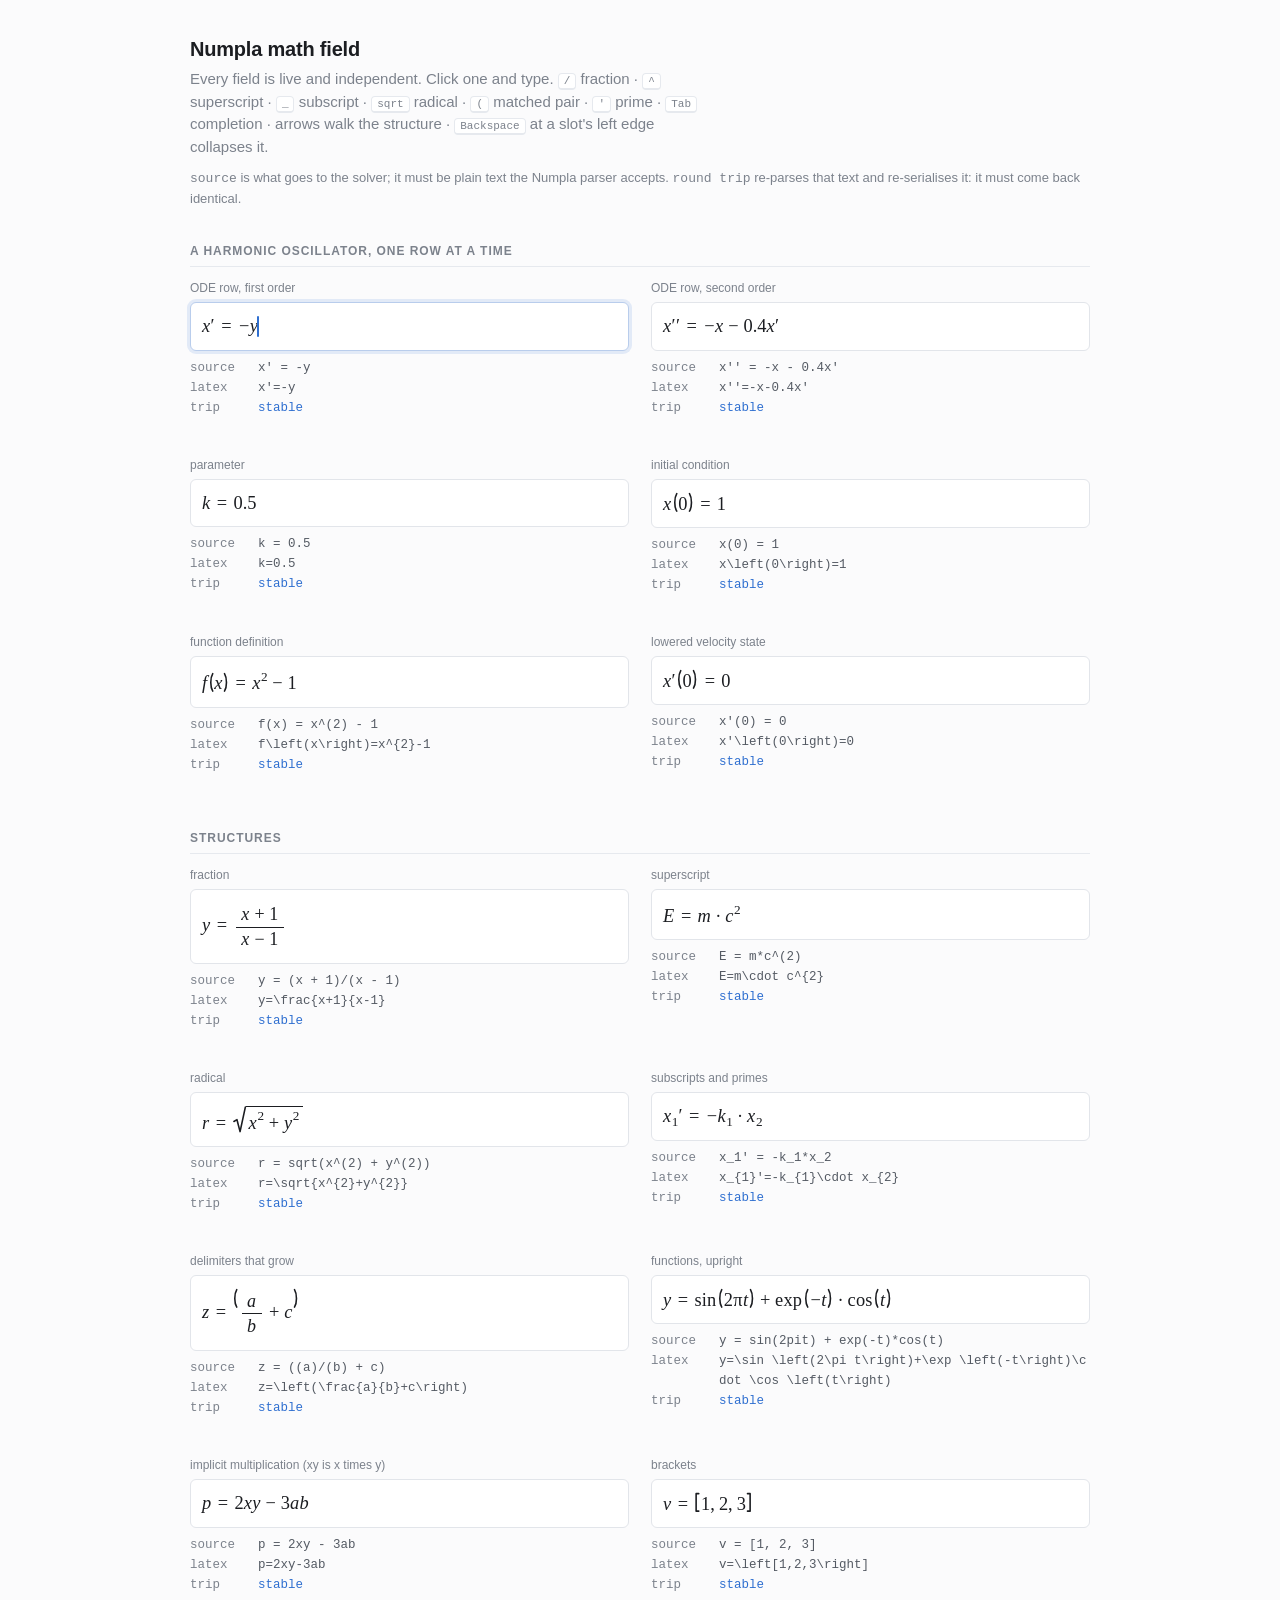
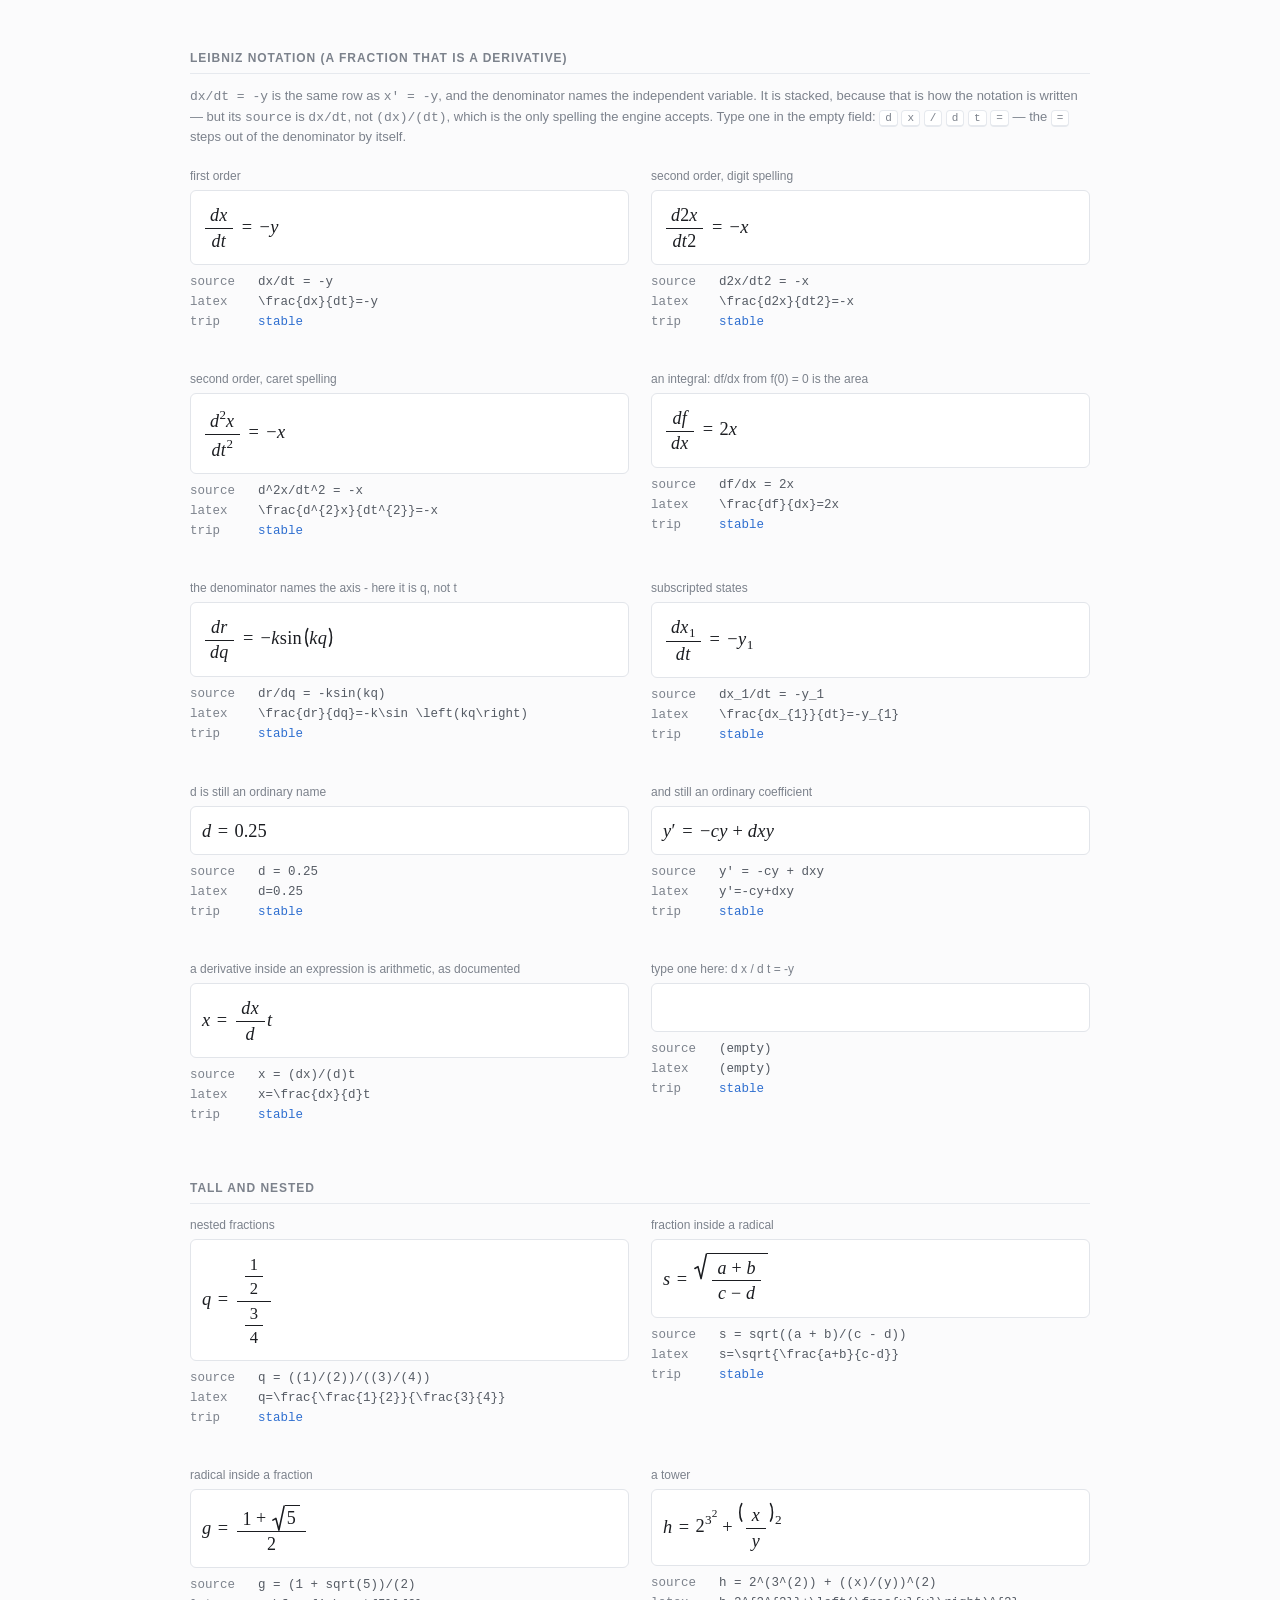
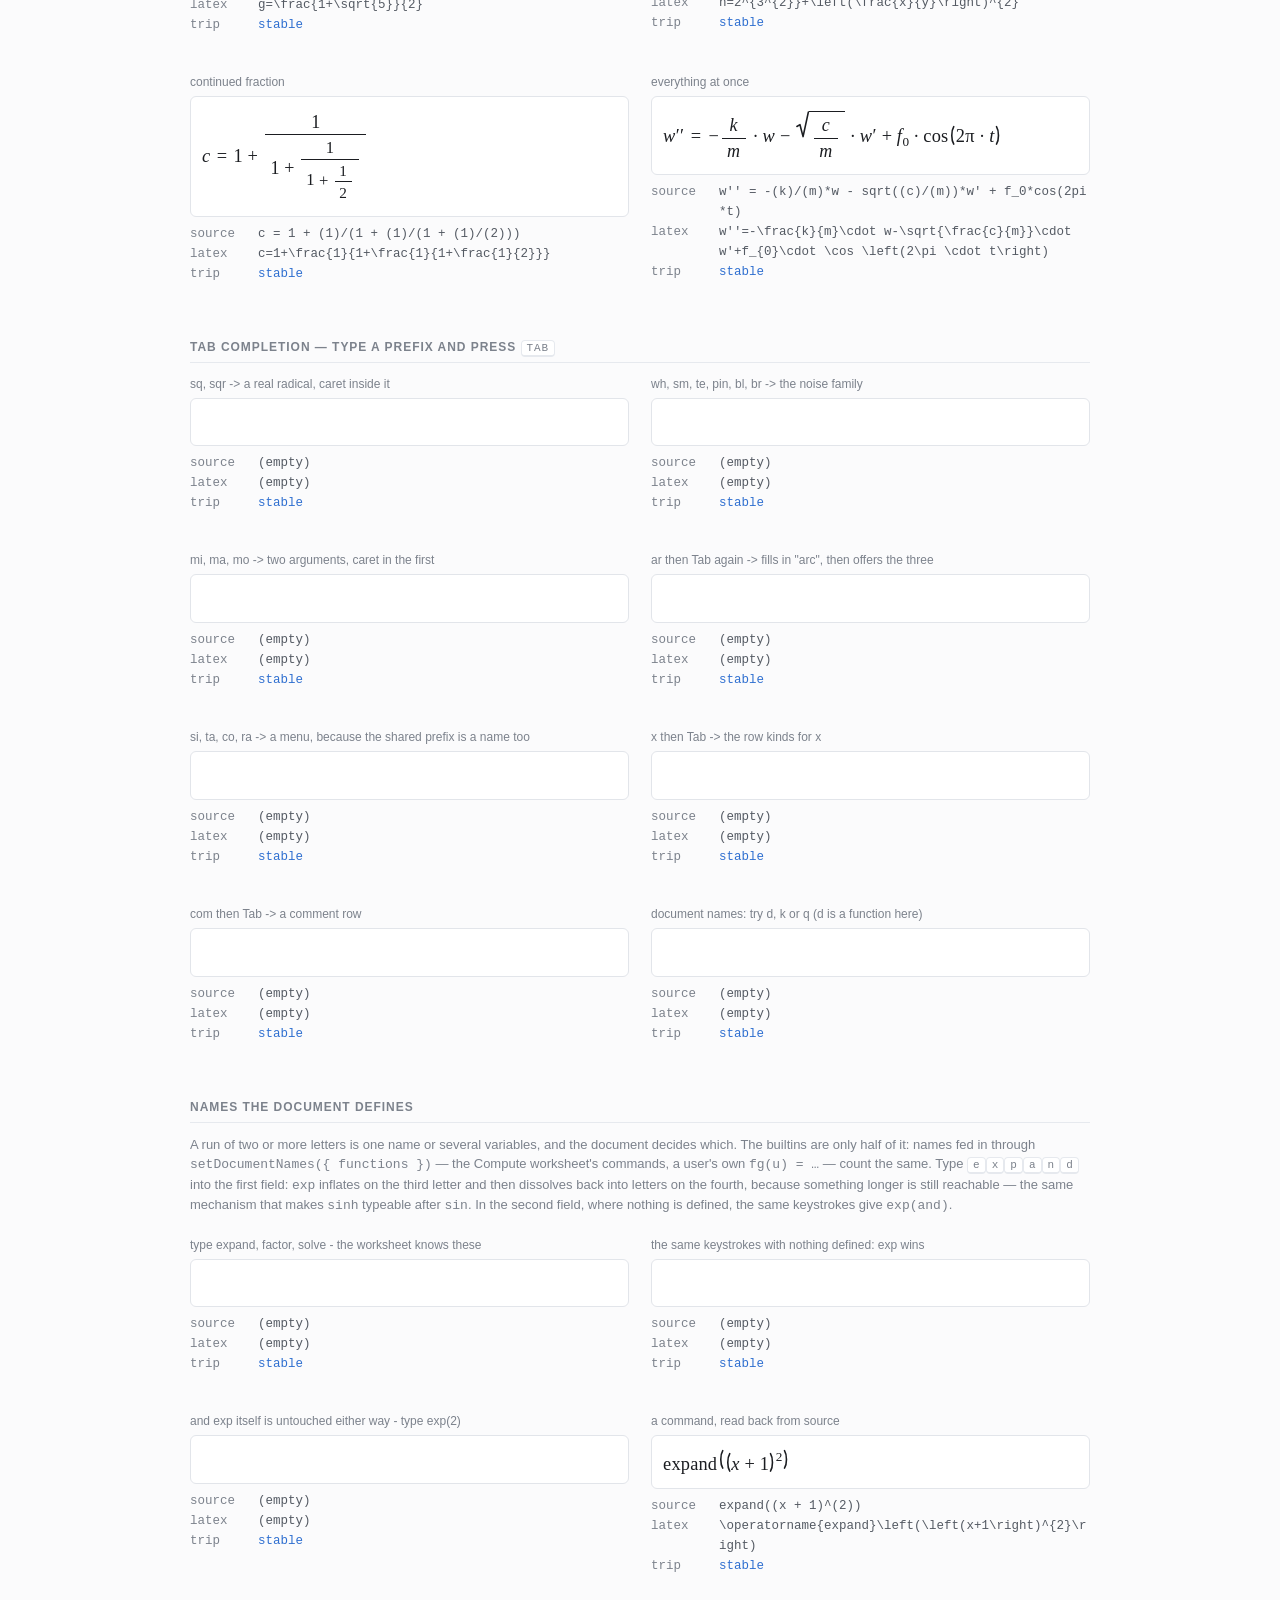
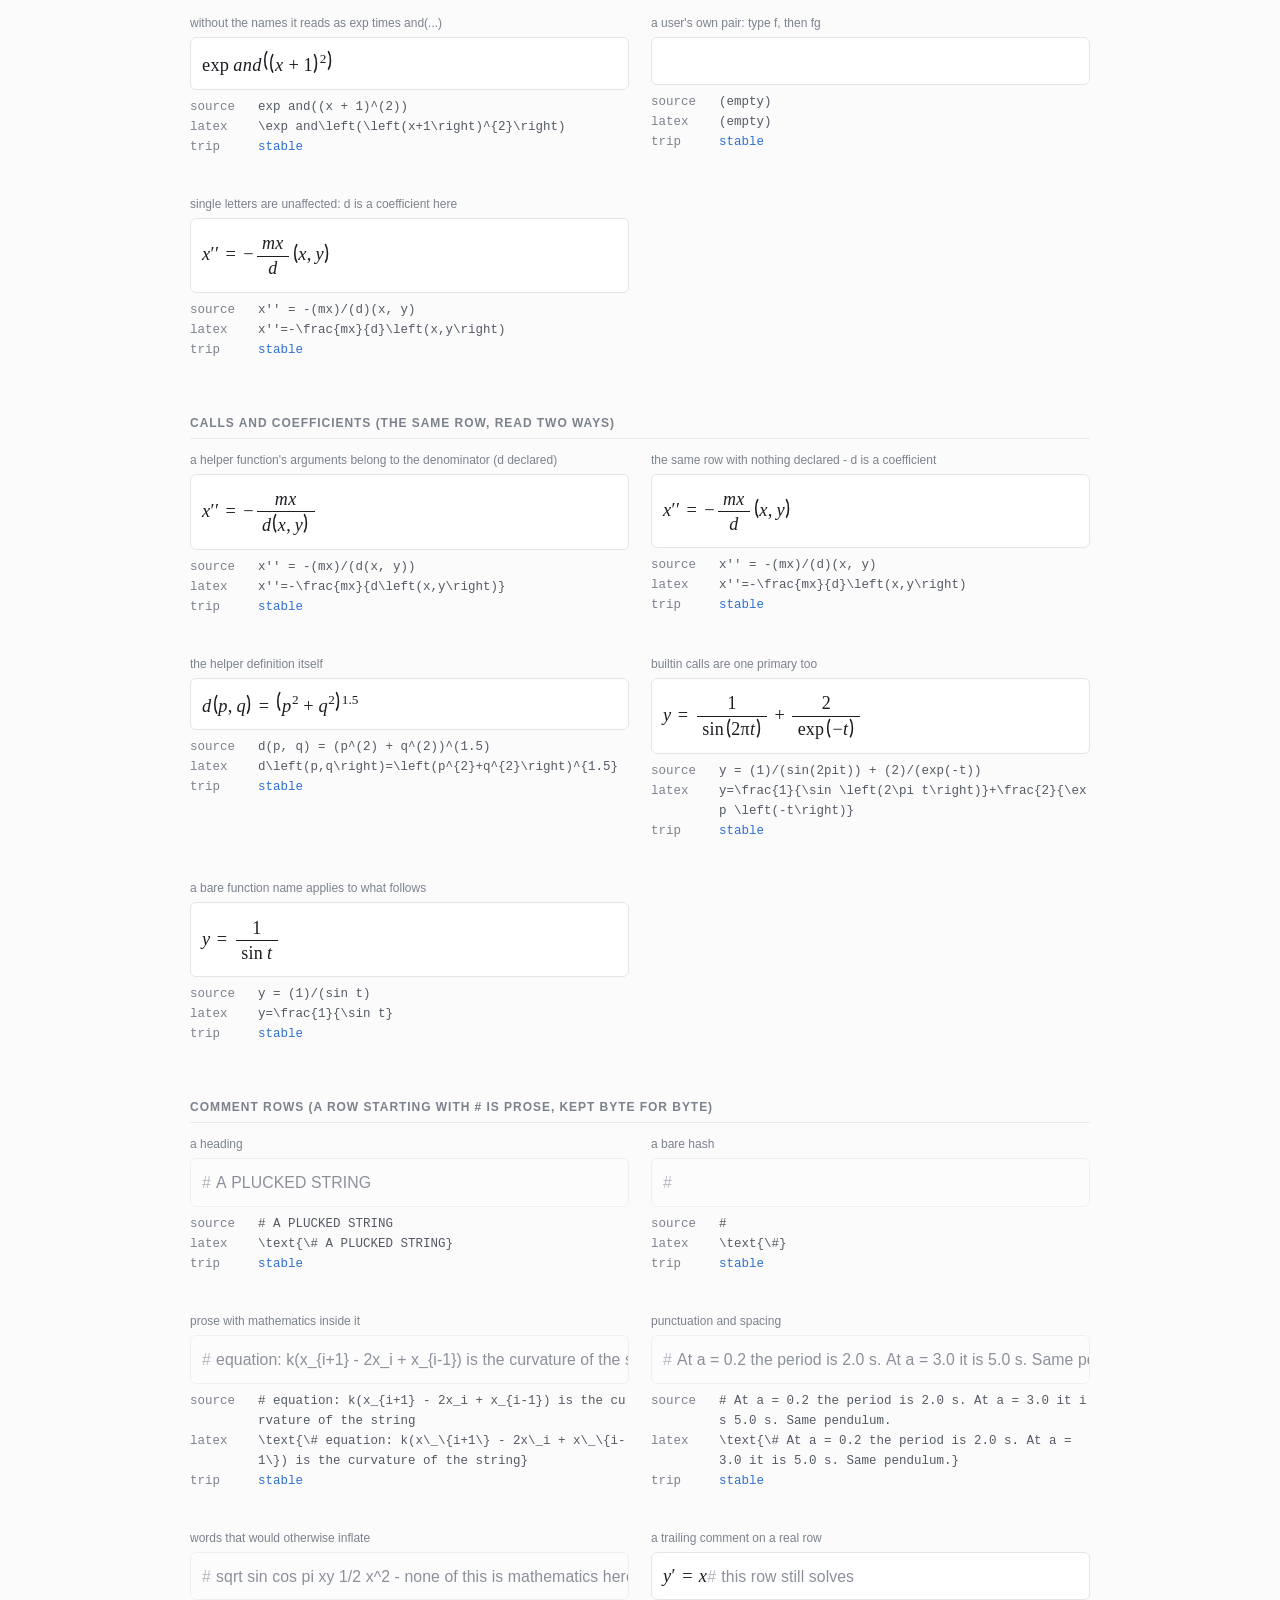
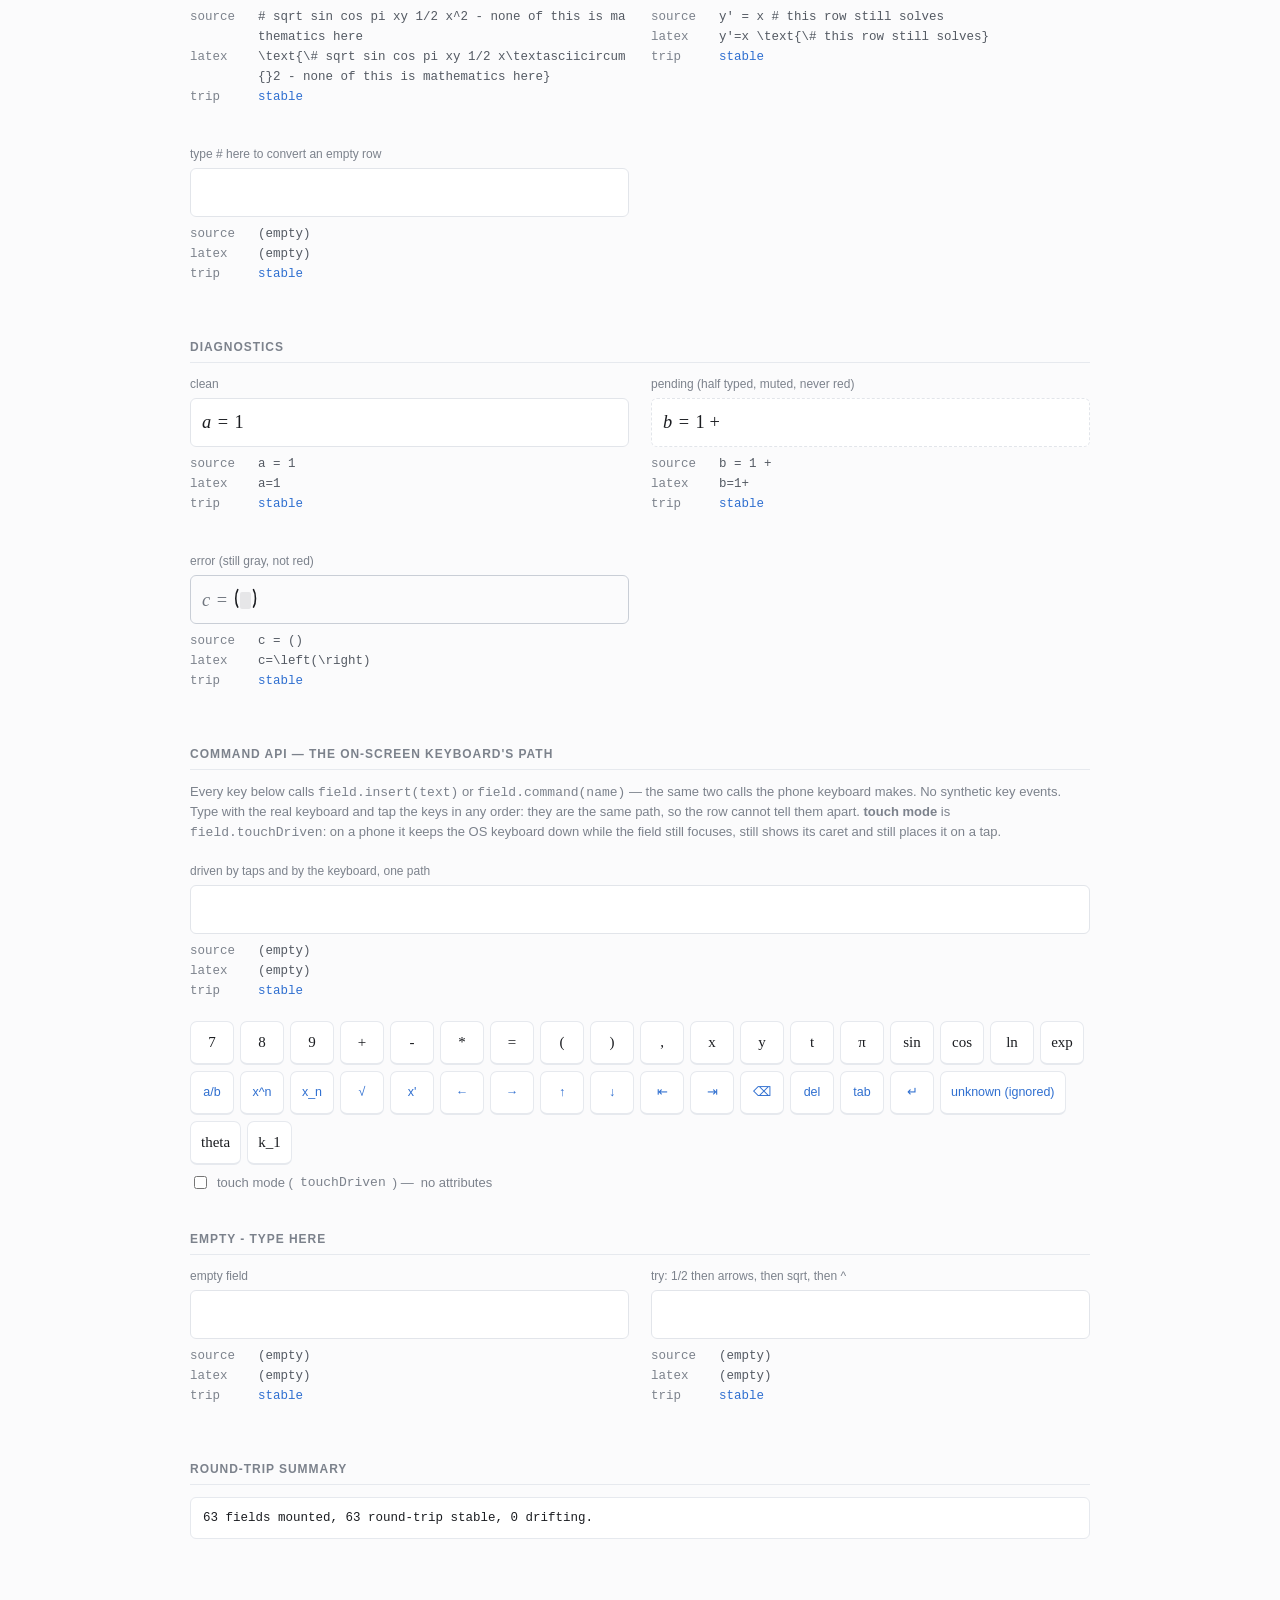
<file: app/mathfield-test.html>
<!doctype html>
<!--
  mathfield-test.html - the eyeball test for app/mathfield.js.

    node app/serve.mjs   ->  http://localhost:5173/mathfield-test.html

  (ES modules need a server; file:// will not load them.)

  Every field below is live. Type in any of them: `/` starts a fraction, `^` a
  superscript, `sqrt` inflates into a radical, `(` inserts a matched pair,
  arrows walk in and out of every structure, backspace at the left edge of a
  slot collapses it. The readout under each field is the real `.source` and
  `.latex` of that field, updated on every keystroke.
-->
<html lang="en">
<head>
<meta charset="utf-8">
<meta name="viewport" content="width=device-width, initial-scale=1">
<title>Numpla math field - test bench</title>
<link rel="stylesheet" href="./mathfield.css">
<style>
  :root {
    --ink: #1b1d21;
    --muted: #7c828c;
    --line: #e6e9ee;
    --paper: #fbfbfc;
    --accent: #2f6fd0;
  }
  * { box-sizing: border-box; }
  body {
    margin: 0;
    padding: 34px 28px 80px;
    background: var(--paper);
    color: var(--ink);
    font: 15px/1.5 -apple-system, "Segoe UI", Roboto, Helvetica, Arial, sans-serif;
  }
  h1 { font-size: 20px; font-weight: 600; margin: 0 0 4px; letter-spacing: -0.01em; }
  h2 {
    font-size: 12px; font-weight: 600; text-transform: uppercase;
    letter-spacing: 0.08em; color: var(--muted);
    margin: 34px 0 12px; padding-bottom: 6px; border-bottom: 1px solid var(--line);
  }
  .lede { color: var(--muted); margin: 0 0 6px; max-width: 62ch; }
  .wrap { max-width: 900px; margin: 0 auto; }
  .case { margin: 0 0 20px; }
  .label { font-size: 12px; color: var(--muted); margin-bottom: 5px; }
  .readout {
    margin-top: 7px;
    font: 12.5px/1.6 ui-monospace, "Cascadia Mono", Consolas, "Courier New", monospace;
    color: #545a63;
    display: grid;
    grid-template-columns: 58px 1fr;
    gap: 0 10px;
    word-break: break-all;
  }
  .readout b { color: var(--muted); font-weight: 500; }
  .readout .ok { color: #2f6fd0; }
  .readout .bad { color: #b4453b; font-weight: 600; }
  kbd {
    font: 11px ui-monospace, Consolas, monospace; background: #fff;
    border: 1px solid var(--line); border-bottom-width: 2px;
    border-radius: 4px; padding: 1px 5px;
  }
  .hint { color: var(--muted); font-size: 13px; margin: 10px 0 20px; }
  .grid { display: grid; grid-template-columns: repeat(2, minmax(0, 1fr)); gap: 18px 22px; }
  @media (max-width: 760px) { .grid { grid-template-columns: 1fr; } }
  .keys {
    display: flex; flex-wrap: wrap; gap: 6px; margin: 10px 0 8px;
  }
  .keys button {
    min-width: 44px; min-height: 44px; padding: 0 10px;
    background: #fff; border: 1px solid var(--line); border-bottom-width: 2px;
    border-radius: 7px; cursor: pointer; color: var(--ink);
    font: 15px/1 "Cambria Math", Cambria, "Times New Roman", serif;
  }
  .keys button:active { background: #eef3fc; border-color: var(--accent); }
  .keys button.cmd { font-size: 12.5px; font-family: inherit; color: var(--accent); }
  .toggle {
    display: inline-flex; align-items: center; gap: 7px;
    font-size: 13px; color: var(--muted);
  }
  #summary {
    margin-top: 10px; padding: 10px 12px; border: 1px solid var(--line);
    border-radius: 6px; background: #fff;
    font: 12.5px/1.6 ui-monospace, Consolas, monospace;
  }
</style>
</head>
<body>
<div class="wrap">

  <h1>Numpla math field</h1>
  <p class="lede">
    Every field is live and independent. Click one and type.
    <kbd>/</kbd> fraction &middot; <kbd>^</kbd> superscript &middot;
    <kbd>_</kbd> subscript &middot; <kbd>sqrt</kbd> radical &middot;
    <kbd>(</kbd> matched pair &middot; <kbd>'</kbd> prime &middot;
    <kbd>Tab</kbd> completion &middot;
    arrows walk the structure &middot; <kbd>Backspace</kbd> at a slot's left edge
    collapses it.
  </p>
  <p class="hint">
    <code>source</code> is what goes to the solver; it must be plain text the
    Numpla parser accepts. <code>round&nbsp;trip</code> re-parses that text and
    re-serialises it: it must come back identical.
  </p>

  <h2>A harmonic oscillator, one row at a time</h2>
  <div class="grid" id="doc"></div>

  <h2>Structures</h2>
  <div class="grid" id="structures"></div>

  <h2>Leibniz notation (a fraction that is a derivative)</h2>
  <p class="hint">
    <code>dx/dt = -y</code> is the same row as <code>x' = -y</code>, and the
    denominator names the independent variable. It is stacked, because that is
    how the notation is written &mdash; but its <code>source</code> is
    <code>dx/dt</code>, not <code>(dx)/(dt)</code>, which is the only spelling
    the engine accepts. Type one in the empty field: <kbd>d</kbd> <kbd>x</kbd>
    <kbd>/</kbd> <kbd>d</kbd> <kbd>t</kbd> <kbd>=</kbd> &mdash; the
    <kbd>=</kbd> steps out of the denominator by itself.
  </p>
  <div class="grid" id="leibniz"></div>

  <h2>Tall and nested</h2>
  <div class="grid" id="tall"></div>

  <h2>Tab completion &mdash; type a prefix and press <kbd>Tab</kbd></h2>
  <div class="grid" id="complete"></div>

  <h2>Names the document defines</h2>
  <p class="hint">
    A run of two or more letters is one name or several variables, and the
    document decides which. The builtins are only half of it: names fed in
    through <code>setDocumentNames({ functions })</code> &mdash; the Compute
    worksheet's commands, a user's own <code>fg(u) = &hellip;</code> &mdash;
    count the same. Type <kbd>e</kbd><kbd>x</kbd><kbd>p</kbd><kbd>a</kbd><kbd>n</kbd><kbd>d</kbd>
    into the first field: <code>exp</code> inflates on the third letter and then
    dissolves back into letters on the fourth, because something longer is still
    reachable &mdash; the same mechanism that makes <code>sinh</code> typeable
    after <code>sin</code>. In the second field, where nothing is defined, the
    same keystrokes give <code>exp(and)</code>.
  </p>
  <div class="grid" id="docnames"></div>

  <h2>Calls and coefficients (the same row, read two ways)</h2>
  <div class="grid" id="calls"></div>

  <h2>Comment rows (a row starting with # is prose, kept byte for byte)</h2>
  <div class="grid" id="comments"></div>

  <h2>Diagnostics</h2>
  <div class="grid" id="diags"></div>

  <h2>Command API &mdash; the on-screen keyboard's path</h2>
  <p class="hint">
    Every key below calls <code>field.insert(text)</code> or
    <code>field.command(name)</code> &mdash; the same two calls the phone
    keyboard makes. No synthetic key events. Type with the real keyboard and tap
    the keys in any order: they are the same path, so the row cannot tell them
    apart. <b>touch mode</b> is <code>field.touchDriven</code>: on a phone it
    keeps the OS keyboard down while the field still focuses, still shows its
    caret and still places it on a tap.
  </p>
  <div id="api"></div>
  <div class="keys" id="keys"></div>
  <label class="toggle">
    <input type="checkbox" id="touch"> touch mode (<code>touchDriven</code>)
    &mdash; <span id="touchattrs">no attributes</span>
  </label>

  <h2>Empty - type here</h2>
  <div class="grid" id="blank"></div>

  <h2>Round-trip summary</h2>
  <div id="summary">checking...</div>

</div>

<script type="module">
import { MathField, MathModel } from './mathfield.js';

const fields = [];

function mount(hostId, label, value, opts = {}) {
  const section = document.getElementById(hostId);

  const wrap = document.createElement('div');
  wrap.className = 'case';

  const cap = document.createElement('div');
  cap.className = 'label';
  cap.textContent = label;
  wrap.appendChild(cap);

  const slot = document.createElement('div');
  wrap.appendChild(slot);

  const readout = document.createElement('div');
  readout.className = 'readout';
  readout.innerHTML =
    '<b>source</b><span data-src></span>' +
    '<b>latex</b><span data-tex></span>' +
    '<b>trip</b><span data-trip></span>';
  wrap.appendChild(readout);
  section.appendChild(wrap);

  const srcEl = readout.querySelector('[data-src]');
  const texEl = readout.querySelector('[data-tex]');
  const tripEl = readout.querySelector('[data-trip]');

  const refresh = (f) => {
    const src = f.source;
    srcEl.textContent = src === '' ? '(empty)' : src;
    texEl.textContent = f.latex === '' ? '(empty)' : f.latex;
    // Round-trip check: parse the emitted source back and re-emit it.
    const again = new MathModel(src, f.functions).source;
    const stable = again === src;
    tripEl.textContent = stable ? 'stable' : 'DRIFT -> ' + JSON.stringify(again);
    tripEl.className = stable ? 'ok' : 'bad';
    return stable;
  };

  const field = new MathField(slot, Object.assign({
    value,
    onChange: refresh,
    onEnter: () => console.log('enter:', field.source),
    onNavigate: (f, dir) => {
      const i = fields.indexOf(f);
      const next = fields[dir === 'up' || dir === 'left' ? i - 1 : i + 1];
      if (next) next.focus();
    },
  }, opts));

  fields.push(field);
  field.refresh = () => refresh(field);
  field.refresh();
  return field;
}

// --- an actual document -----------------------------------------------------
mount('doc', 'ODE row, first order', "x' = -y");
mount('doc', 'ODE row, second order', "x'' = -x - 0.4x'");
mount('doc', 'parameter', 'k = 0.5');
mount('doc', 'initial condition', 'x(0) = 1');
mount('doc', 'function definition', 'f(x) = x^(2) - 1');
mount('doc', 'lowered velocity state', "x'(0) = 0");

// --- one of each structure --------------------------------------------------
mount('structures', 'fraction', 'y = (x + 1)/(x - 1)');
mount('structures', 'superscript', 'E = m*c^(2)');
mount('structures', 'radical', 'r = sqrt(x^(2) + y^(2))');
mount('structures', 'subscripts and primes', "x_1' = -k_1*x_2");
mount('structures', 'delimiters that grow', 'z = ((a)/(b) + c)');
mount('structures', 'functions, upright', 'y = sin(2pit) + exp(-t)*cos(t)');
mount('structures', 'implicit multiplication (xy is x times y)', 'p = 2xy - 3ab');
mount('structures', 'brackets', 'v = [1, 2, 3]');

// --- Leibniz ----------------------------------------------------------------
// A derivative is a fraction, so it is one here too: same atom, same stacked
// rendering, same arrows and backspace. Only the source spelling differs.
mount('leibniz', 'first order', 'dx/dt = -y');
mount('leibniz', 'second order, digit spelling', 'd2x/dt2 = -x');
mount('leibniz', 'second order, caret spelling', 'd^2x/dt^2 = -x');
mount('leibniz', 'an integral: df/dx from f(0) = 0 is the area', 'df/dx = 2x');
mount('leibniz', 'the denominator names the axis - here it is q, not t',
  'dr/dq = -ksin(kq)');
mount('leibniz', 'subscripted states', 'dx_1/dt = -y_1');
mount('leibniz', 'd is still an ordinary name', 'd = 0.25');
mount('leibniz', 'and still an ordinary coefficient', "y' = -cy + dxy");
mount('leibniz', 'a derivative inside an expression is arithmetic, as documented',
  'x = dx/dt');
mount('leibniz', 'type one here: d x / d t = -y', '');

// --- stress -----------------------------------------------------------------
mount('tall', 'nested fractions', 'q = ((1)/(2))/((3)/(4))');
mount('tall', 'fraction inside a radical', 's = sqrt((a + b)/(c - d))');
mount('tall', 'radical inside a fraction', 'g = (1 + sqrt(5))/(2)');
mount('tall', 'a tower', 'h = 2^(3^(2)) + ((x)/(y))^(2)');
mount('tall', 'continued fraction', 'c = 1 + (1)/(1 + (1)/(1 + (1)/(2)))');
mount('tall', 'everything at once',
  "w'' = -(k)/(m)*w - sqrt((c)/(m))*w' + f_0*cos(2pi*t)");

// --- tab completion ---------------------------------------------------------
// One match completes; several fill in the shared prefix first and then offer a
// menu. Try: sq, wh, mi, ar (twice), si, x, com. Nothing that the engine does
// not have will complete - diff, solve and integrate are not there to offer.
mount('complete', 'sq, sqr -> a real radical, caret inside it', '');
mount('complete', 'wh, sm, te, pin, bl, br -> the noise family', '');
mount('complete', 'mi, ma, mo -> two arguments, caret in the first', '');
mount('complete', 'ar then Tab again -> fills in "arc", then offers the three', '');
mount('complete', 'si, ta, co, ra -> a menu, because the shared prefix is a name too', '');
mount('complete', 'x then Tab -> the row kinds for x', '');
mount('complete', 'com then Tab -> a comment row', '');
mount('complete', "document names: try d, k or q (d is a function here)", '',
  { documentNames: { functions: ['d'], params: ['k_1', 'q_max'], states: ['theta'] } });

// --- document names ---------------------------------------------------------
const CAS_NAMES = {
  functions: ['expand', 'factor', 'solve', 'evalf', 'equal', 'subs', 'product'],
  params: [],
  states: [],
};
mount('docnames', 'type expand, factor, solve - the worksheet knows these', '',
  { documentNames: CAS_NAMES });
mount('docnames', 'the same keystrokes with nothing defined: exp wins', '');
mount('docnames', 'and exp itself is untouched either way - type exp(2)', '',
  { documentNames: CAS_NAMES });
mount('docnames', 'a command, read back from source', 'expand((x + 1)^(2))',
  { documentNames: CAS_NAMES });
mount('docnames', 'without the names it reads as exp times and(...)',
  'expand((x + 1)^(2))');
mount('docnames', "a user's own pair: type f, then fg", '',
  { documentNames: { functions: ['f', 'fg'], params: [], states: [] } });
mount('docnames', 'single letters are unaffected: d is a coefficient here',
  "x'' = -m x / d(x, y)");

// --- calls and coefficients -------------------------------------------------
// `f(u)` is a call, `g (u)` is `g` times `u`, and only the whole document knows
// which. The field is told the document's function names; watch the denominator
// change when it is.
mount('calls', "a helper function's arguments belong to the denominator (d declared)",
  "x'' = -m x / d(x, y)", { functions: ['d'] });
mount('calls', 'the same row with nothing declared - d is a coefficient',
  "x'' = -m x / d(x, y)");
mount('calls', 'the helper definition itself', 'd(p, q) = (p^2 + q^2)^1.5',
  { functions: ['d'] });
mount('calls', 'builtin calls are one primary too', 'y = 1/sin(2pit) + 2/exp(-t)');
mount('calls', 'a bare function name applies to what follows', 'y = 1/sin t');

// --- comments ---------------------------------------------------------------
// Straight out of the demo gallery: these are the teaching material, so every
// character - spacing and punctuation included - has to survive untouched.
mount('comments', 'a heading', '# A PLUCKED STRING');
mount('comments', 'a bare hash', '#');
mount('comments', 'prose with mathematics inside it',
  '# equation: k(x_{i+1} - 2x_i + x_{i-1}) is the curvature of the string');
mount('comments', 'punctuation and spacing',
  '# At a = 0.2 the period is 2.0 s. At a = 3.0 it is 5.0 s. Same pendulum.');
mount('comments', 'words that would otherwise inflate',
  '# sqrt sin cos pi xy 1/2 x^2 - none of this is mathematics here');
mount('comments', 'a trailing comment on a real row', "y' = x   # this row still solves");
mount('comments', 'type # here to convert an empty row', '');

// --- diagnostics ------------------------------------------------------------
mount('diags', 'clean', 'a = 1').setDiagnostic(null, '');
mount('diags', 'pending (half typed, muted, never red)', 'b = 1 + ')
  .setDiagnostic('pending', 'incomplete expression');
mount('diags', 'error (still gray, not red)', 'c = )(')
  .setDiagnostic('error', 'unexpected )');

// --- the command API --------------------------------------------------------
// A keyboard, built the way the phone panel will build one: nothing but
// insert() and command(), and the document's own names asked for rather than
// hard-coded.
const apiField = mount('api', 'driven by taps and by the keyboard, one path', '',
  { documentNames: { functions: ['d'], params: ['k_1'], states: ['theta'] } });

const KEYS = [
  ['7'], ['8'], ['9'], ['+'], ['-'], ['*'], ['='], ['('], [')'], [','],
  ['x'], ['y'], ['t'], ['pi', 'π'], ['sin'], ['cos'], ['ln'], ['exp'],
];
const CMDS = [
  ['frac', 'a/b'], ['sup', 'x^n'], ['sub', 'x_n'], ['sqrt', '√'],
  ['prime', "x'"], ['left', '←'], ['right', '→'], ['up', '↑'], ['down', '↓'],
  ['home', '⇤'], ['end', '⇥'], ['backspace', '⌫'], ['delete', 'del'],
  ['tab', 'tab'], ['enter', '↵'], ['nonsense', 'unknown (ignored)'],
];
const keyBar = document.getElementById('keys');
const addKey = (label, run, cls) => {
  const b = document.createElement('button');
  b.type = 'button';
  b.textContent = label;
  if (cls) b.className = cls;
  // mousedown, not click: the field must not lose focus to the key.
  b.addEventListener('mousedown', (e) => { e.preventDefault(); run(); apiField.refresh(); });
  keyBar.appendChild(b);
};
for (const [text, label] of KEYS) addKey(label || text, () => apiField.insert(text));
for (const [name, label] of CMDS) addKey(label, () => apiField.command(name), 'cmd');
// The document's own names, asked of the field rather than duplicated here.
for (const name of apiField.variableNames()) addKey(name, () => apiField.insert(name));

const touchBox = document.getElementById('touch');
const touchAttrs = document.getElementById('touchattrs');
touchBox.addEventListener('change', () => {
  apiField.touchDriven = touchBox.checked;
  const el = apiField.el;
  touchAttrs.textContent = touchBox.checked
    ? 'inputmode="' + el.getAttribute('inputmode') + '" aria-readonly="' +
      el.getAttribute('aria-readonly') + '" class contains mf--touch: ' +
      el.classList.contains('mf--touch')
    : 'no attributes';
  apiField.focus();
});

// --- blank ------------------------------------------------------------------
mount('blank', 'empty field', '');
mount('blank', 'try: 1/2 then arrows, then sqrt, then ^', '');

// --- summary ----------------------------------------------------------------
const drift = fields.filter((f) => f.refresh() === false);
document.getElementById('summary').textContent =
  fields.length + ' fields mounted, ' + (fields.length - drift.length) +
  ' round-trip stable, ' + drift.length + ' drifting.';

fields[0].focus();
window.fields = fields;
</script>
</body>
</html>
</file>
<file: app/mathfield.css>
/* ==========================================================================
   mathfield.css - notation, drawn with nothing but CSS and inline SVG.

   No web fonts, no CDN. Fractions stack with a rule between them, exponents
   are raised and smaller, radicals get a hooked sign whose overbar spans the
   radicand, and delimiters grow with their contents (the hooks and the
   parentheses are stretched SVG paths with a non-scaling stroke, which is the
   only way to grow them without measuring anything in JS).

   Light theme by default: paper, not terminal. Every colour is a variable, so
   the shell can retheme the field without touching this file.
   ========================================================================== */

.mf {
  --mf-ink: #1b1d21;
  --mf-caret: #2f6fd0;
  --mf-rule: currentColor;
  --mf-slot: rgba(27, 29, 33, 0.09);
  --mf-slot-active: rgba(47, 111, 208, 0.16);
  --mf-bg: #ffffff;
  --mf-border: #e2e5ea;
  --mf-border-focus: #b9cdec;
  --mf-muted: #8b9099;

  font-family: "Cambria Math", Cambria, "STIX Two Math", "Latin Modern Math",
    "Times New Roman", Georgia, serif;
  font-size: 1.15rem;
  line-height: 1.15;
  color: var(--mf-ink);
  background: var(--mf-bg);
  border: 1px solid var(--mf-border);
  border-radius: 6px;
  /* Room for what sits above and below the baseline. A superscript is raised
     0.62em and a fraction's denominator drops below it, and `overflow-y` can
     not be `visible` while `overflow-x` is `auto` — CSS promotes it to `auto`
     too, which would put a second scrollbar on every row. So the box is made
     tall enough to contain them instead, and the padding is what does it.
     Trimming this is what clips exponents. */
  padding: 0.72em 0.6em 0.62em;
  min-height: 2.5em;
  display: flex;
  align-items: center;
  overflow-x: auto;
  overflow-y: hidden;
  white-space: nowrap;
  cursor: text;
  outline: none;
  transition: border-color 120ms ease, box-shadow 120ms ease;
  -webkit-user-select: none;
  user-select: none;
}

.mf.is-focused {
  border-color: var(--mf-border-focus);
  box-shadow: 0 0 0 3px rgba(47, 111, 208, 0.12);
}

/* Gray, not red: a broken row is muted, never alarming. */
.mf.is-error {
  border-color: #c9ced6;
  background: #fbfbfc;
}
.mf.is-error .mf-body { color: #6f757e; }
.mf.is-pending { border-style: dashed; }

/* Driven by the on-screen keyboard rather than the OS one (see the
   `touchDriven` property). The JS side sets `inputmode="none"` and
   `aria-readonly`; what is left is the browser's own touch furniture, all of
   which fights a caret placed by tapping:

     -webkit-touch-callout  the long-press "Copy / Look Up" bubble
     touch-action           the 300ms wait for a second tap, and the zoom
     tap-highlight          the gray flash over the whole row on every tap

   `user-select: none` is already on `.mf` above, which is what keeps the
   selection magnifier away. Nothing here is a caret or focus change: a touch
   field still focuses and still paints its caret. */
.mf--touch {
  -webkit-touch-callout: none;
  touch-action: manipulation;
  -webkit-tap-highlight-color: transparent;
}

.mf-body {
  display: inline-block;
  min-height: 1.2em;
}

/* --- lists and caret positions ------------------------------------------ */

.mf-list {
  display: inline-block;
  white-space: nowrap;
}

/* A zero-width anchor at every valid caret position. It gives the caret its
   geometry and gives click hit-testing something to measure. */
.mf-pos {
  display: inline-block;
  position: relative;
  width: 0;
  height: 1.02em;
  vertical-align: -0.2em;
  font-style: normal;
}

.mf-pos--caret::after {
  content: "";
  position: absolute;
  left: -0.9px;
  top: -0.06em;
  bottom: -0.06em;
  width: 1.8px;
  background: var(--mf-caret);
  border-radius: 1px;
  animation: mf-blink 1.05s steps(1, end) infinite;
}

@keyframes mf-blink {
  0%, 55% { opacity: 1; }
  56%, 100% { opacity: 0; }
}

/* An empty slot keeps its space and shows a faint box, so a half-built
   structure is legible instead of collapsing to nothing. */
.mf-list--empty::after {
  content: "";
  display: inline-block;
  width: 0.62em;
  height: 0.92em;
  vertical-align: -0.16em;
  border-radius: 2px;
  background: var(--mf-slot);
}
.mf-body > .mf-list--empty::after { display: none; }
.mf.is-focused .mf-list--empty::after { background: var(--mf-slot-active); }

/* --- leaves -------------------------------------------------------------- */

/* Upright for numbers and function names, italic for variables - the way real
   typesetting distinguishes a quantity from a name. */
.mf-digit,
.mf-const,
.mf-func {
  font-style: normal;
}

.mf-var {
  font-style: italic;
  padding-right: 0.02em;
}

.mf-varbox { display: inline-block; }

.mf-const { padding: 0 0.02em; }

.mf-func {
  padding-right: 0.04em;
  letter-spacing: 0.01em;
}
.mf-func--bare { padding-right: 0.22em; }

.mf-op { padding: 0 0.26em; }
.mf-op--unary { padding: 0 0.02em 0 0.06em; }
.mf-op--rel { padding: 0 0.34em; }
.mf-op--comma { padding: 0 0.22em 0 0; }

.mf-prime {
  font-style: normal;
  padding-right: 0.02em;
}

/* --- superscript and subscript ------------------------------------------ */

.mf-sup {
  display: inline-block;
  font-size: 0.72em;
  vertical-align: 0.62em;
  line-height: 1;
  margin-left: 0.02em;
}

.mf-sub {
  display: inline-block;
  font-size: 0.72em;
  vertical-align: -0.3em;
  line-height: 1;
  margin-left: 0.02em;
}

/* Nested scripts shrink once more, then stop - as in real math typesetting. */
.mf-sup .mf-sup,
.mf-sub .mf-sub,
.mf-sup .mf-sub { font-size: 0.85em; }

/* --- fractions ----------------------------------------------------------- */

.mf-frac {
  display: inline-flex;
  flex-direction: column;
  vertical-align: middle;
  text-align: center;
  margin: 0 0.14em;
  font-size: 0.98em;
}

.mf-num,
.mf-den {
  display: block;
  padding: 0.06em 0.3em;
}

.mf-num {
  border-bottom: 1.2px solid var(--mf-rule);
  padding-bottom: 0.1em;
}

.mf-den { padding-top: 0.1em; }

/* Fractions inside fractions step down once. */
.mf-frac .mf-frac { font-size: 0.92em; }

/* --- radicals ------------------------------------------------------------ */

.mf-sqrt {
  position: relative;
  display: inline-block;
  padding-left: 0.72em;
  margin: 0 0.06em 0 0.04em;
}

.mf-radical {
  position: absolute;
  left: 0;
  top: 0;
  bottom: -0.02em;
  width: 0.72em;
  height: auto;
  overflow: visible;
  color: var(--mf-ink);
}

.mf-sqrt-body {
  border-top: 1.2px solid var(--mf-rule);
  padding: 0.14em 0.22em 0.04em 0.12em;
}

/* --- delimiters ---------------------------------------------------------- */

.mf-group {
  position: relative;
  display: inline-block;
  padding: 0.04em 0.36em;
}

.mf-delim {
  position: absolute;
  top: 0;
  bottom: 0;
  width: 0.34em;
  height: auto;
  overflow: visible;
  color: var(--mf-ink);
}

.mf-delim--open { left: 0; }

.mf-delim--close {
  right: 0;
  transform: scaleX(-1);
}

.mf-group-body { display: inline-block; }

.mf-unknown { color: var(--mf-muted); }

/* --- comment rows -------------------------------------------------------- */

/* A row that begins with `#` is prose, not notation: upright, muted, in the UI
   face rather than the math one, with every space exactly where it was typed.
   One span per character, so the caret and click hit-testing keep working
   character by character - a comment is a plain text field. */

.mf-text {
  font-family: -apple-system, "Segoe UI", Roboto, Helvetica, Arial, sans-serif;
  font-style: normal;
  font-size: 0.86em;
  letter-spacing: 0.005em;
  color: var(--mf-muted);
  white-space: pre;
}

.mf-text--hash {
  color: #b3b8c0;
  padding-right: 0.04em;
}

/* A whole-row comment recedes: it is the teaching material around the model,
   not part of it. */
.mf.is-comment {
  background: #fcfcfd;
  border-color: #edeff3;
}

.mf.is-comment .mf-pos { height: 0.95em; }

.mf.is-comment.is-focused {
  background: var(--mf-bg);
  border-color: var(--mf-border-focus);
}

/* --- completion menu ------------------------------------------------------ */

/* Fixed to the viewport rather than parented to the field: the field scrolls
   horizontally and clips vertically, and the shell's row may clip too. The menu
   is transient - any key that is not navigation dismisses it - so it never has
   to survive a scroll. */

.mf-menu {
  position: fixed;
  z-index: 40;
  min-width: 180px;
  max-width: 320px;
  padding: 4px;
  background: #fff;
  border: 1px solid #dfe3ea;
  border-radius: 7px;
  box-shadow: 0 6px 20px rgba(20, 24, 32, 0.13), 0 1px 3px rgba(20, 24, 32, 0.08);
  font: 13px/1.35 -apple-system, "Segoe UI", Roboto, Helvetica, Arial, sans-serif;
  color: #1b1d21;
  overflow: hidden;
}

.mf-menu-item {
  display: flex;
  align-items: baseline;
  gap: 10px;
  padding: 5px 9px;
  border-radius: 4px;
  cursor: pointer;
  white-space: nowrap;
}

.mf-menu-item.is-selected { background: #eef3fc; }

.mf-menu-label {
  font-family: "Cambria Math", Cambria, "STIX Two Math", "Times New Roman", serif;
  font-size: 15px;
  flex: 0 0 auto;
}

.mf-menu-item.is-selected .mf-menu-label { color: #2f6fd0; }

.mf-menu-hint {
  color: #8b9099;
  font-size: 11.5px;
  flex: 1 1 auto;
  text-align: right;
  overflow: hidden;
  text-overflow: ellipsis;
}

.mf-menu-more {
  padding: 4px 9px 3px;
  color: #a2a7b0;
  font-size: 11.5px;
  border-top: 1px solid #f0f2f6;
  margin-top: 2px;
}
</file>
